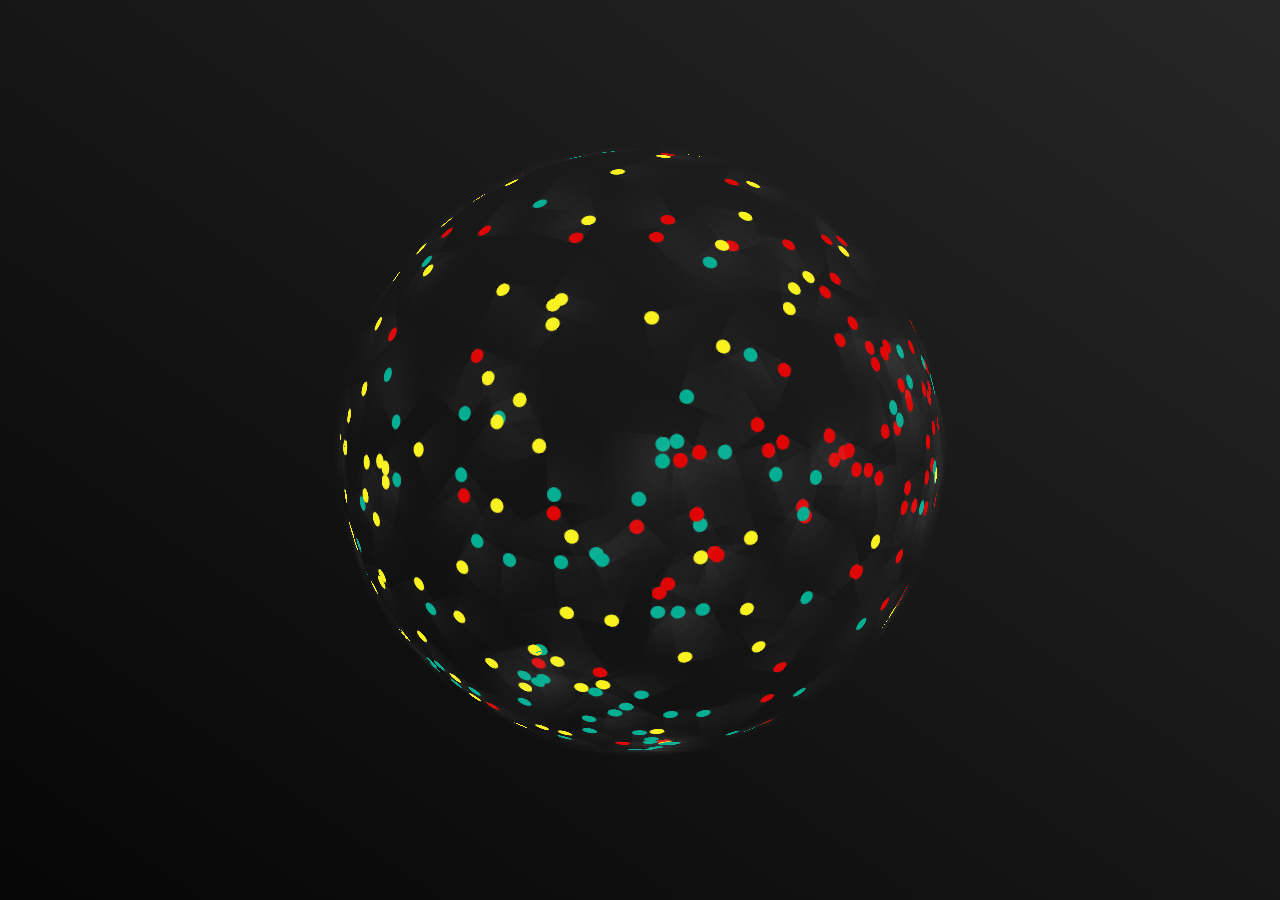
<file: sphere.html>
<!DOCTYPE html>

<html lang="en">

<head>
    
  <meta http-equiv="Content-Type" content="text/html; charset=UTF-8">
  <meta charset="utf-8">
  <meta http-equiv="X-UA-Compatible" content="IE=edge">
  <meta name="viewport" content="width=device-width, initial-scale=1">
  <meta name="description" content="">
  <meta name="author" content="Kuan Butts">

  <title>Orb Visualization</title>

  <script src="https://ajax.googleapis.com/ajax/libs/jquery/2.1.3/jquery.min.js"></script>

  <style>
		body{
			background:hsla(0, 0%, 0%, 1);
		  background-repeat: no-repeat;
		  background-attachment: fixed;
		  background-image: linear-gradient(to right top, hsla(0, 5%,5%, 0.5), hsla(0, 0%, 15%,1));
			margin: 0;
		  padding: 0;
		  overflow: hidden;
		  width:100%;
		}

		#sphere {
			position: absolute;
			left: 0;
			right: 0;
			top: 0;
			bottom: 0;
			perspective: 500;
			transform-style: preserve-3d;
		}

		.sphere {
			position: absolute;
			left: 50%;
			top: 50%;
			transform-style: preserve-3d;
		}

		.particle {
			position: absolute;
			width: 20px;
			height: 20px;
			border-radius: 100px;
		  background:hsla(170, 95%, 35%, 1);
			background-size: 100%;
		  box-shadow: 0 0 50px hsla(0,255%,255%,0.7);
		}

		#sphere2 .particle {
			background: hsla(0, 95%, 45%, 1);
			box-shadow: 0 0 50px hsla(255,0%,255%,0.7);
		}

		#sphere3 .particle {
			background:hsla(58, 95%, 55%, 1);
			box-shadow: 0 0 50px hsla(255,225%,255%,0.5);
		}
  </style>

</head>

<body>
	<div id="sphere">
		<div id="sphere1" class="sphere"></div>
		<div id="sphere2" class="sphere"></div>
		<div id="sphere3" class="sphere"></div>
	</div>
</body>

<script type="text/javascript">
	window.requestAnimFrame = (function(){
	      return  window.requestAnimationFrame       || 
	              window.webkitRequestAnimationFrame || 
	              window.mozRequestAnimationFrame    || 
	              window.oRequestAnimationFrame      || 
	              window.msRequestAnimationFrame     || 
	      function( callback ){
	          window.setTimeout(callback, 1000 / 60);
	   };
	})();

	var max = 80;
	var off_z = Math.min($(window).width() / 3, $(window).height() / 3);
	var dia = off_z / 20;

	var prevX= null;
	var prevY = null

	$(go);

	function go() {

		
		$('.sphere').each(function() {
			for (var i = 0; i < max; i++) {
				var sX = -1 + Math.random() * 2;
				var sY = -1 + Math.random() * 2;
				var sZ = -1 + Math.random() * 2;
				var ang = Math.random() * 360;

				var part = $('<div class="particle"></div>');
				
				part
					.css('width', dia)
					.css('height', dia)
					.css('margin', (-dia / 2) + 'px 0 0 ' + (-dia / 2) + 'px')
					.css('-webkit-transform', 'rotate3d(' + sX + ',' + sY + ',' + sZ + ',' + ang + 'deg) translateZ(' + off_z + 'px)')
					.css('-moz-transform', 'rotate3d(' + sX + ',' + sY + ',' + sZ + ',' + ang + 'deg) translateZ(' + off_z + 'px)');
				part.appendTo(this);
			}
		});
		
		$(document).mousemove(function(e) {
			if (prevX != null) {
				var velX = (e.clientX - prevX) * 0.025;
				var velY = (e.clientY - prevY) * 0.025;
				var maxVel = velX;
				
				if (Math.abs(velX) < Math.abs(velY)) {
					maxVel = velY;
				}
				
				var s1Vel = $('#sphere1').data('vel');
				var s2Vel = $('#sphere2').data('vel');
				var s3Vel = $('#sphere3').data('vel');
				
				$('#sphere1').data('vel', s1Vel + velY);
				$('#sphere2').data('vel', s2Vel + velX);
				$('#sphere3').data('vel', s3Vel + maxVel);
			}
			
			prevX = e.clientX;
			prevY = e.clientY;
		});
		
		var body = document.getElementsByTagName('body')[0];
		body.addEventListener('touchmove', touchMove, false);
		body.addEventListener('touchstart', touchStart, false);
		body.addEventListener('touchend', touchEnd, false);

		window.requestAnimFrame(draw);
	}

	function draw() {
		var fric = 0.96;
		var minVel = 0.01;
		
		var s1 = $('#sphere1');
		var s2 = $('#sphere2');
		var s3 = $('#sphere3');
		
		if (s1.data('ang') == null) {
			s1.data('ang', 0);
			s2.data('ang', 0);
			s3.data('ang', 0);
			s1.data('vel', 3);
			s2.data('vel', 3);
			s3.data('vel', 3);
		}
		
		var s1Ang = s1.data('ang');
		var s2Ang = s2.data('ang');
		var s3Ang = s3.data('ang');
		var s1Vel = s1.data('vel');
		var s2Vel = s2.data('vel');
		var s3Vel = s3.data('vel');
		
		s1Ang = (s1Ang + s1Vel) % 360;
		s1.data('ang', s1Ang);
		s1Vel *= fric;
		if (Math.abs(s1Vel) < minVel) {
			s1Vel = 0;
		}
		else {
			s1.data('vel', s1Vel);
			s1.css('-webkit-transform', 'rotateX(' + (-s1Ang) +'deg)');
			s1.css('-moz-transform', 'rotateX(' + (-s1Ang) +'deg)');
		}

		s2Ang = (s2Ang + s2Vel) % 360;
		s2.data('ang', s2Ang);
		s2Vel *= fric;
		if (Math.abs(s2Vel) < minVel) {
			s2Vel = 0;
		}
		else {
			s2.data('vel', s2Vel);
			s2.css('-webkit-transform', 'rotateY(' + s2Ang +'deg)');
			s2.css('-moz-transform', 'rotateY(' + s2Ang +'deg)');
		}

		s3Ang = (s3Ang + s3Vel) % 360;
		s3.data('ang', s3Ang);
		s3Vel *= fric;
		if (Math.abs(s3Vel) < minVel) {
			s3Vel = 0;
		}
		else {
			s3.data('vel', s3Vel);
			s3.css('-webkit-transform', 'rotateX(' + (-s3Ang) +'deg) rotateY(' + (-s3Ang) +'deg)');
			s3.css('-moz-transform', 'rotateX(' + (-s3Ang) +'deg) rotateY(' + (-s3Ang) +'deg)');
		}

		setTimeout(draw, 25);
	}

	function touchStart(e) {
		e.preventDefault();
	}

	function touchEnd(e) {
		e.preventDefault();
	}

	function touchMove(e) {
		e.preventDefault();

		if (prevX != null) {
			var velX = (e.touches[0].pageX - prevX) * 0.025;
			var velY = (e.touches[0].pageY - prevY) * 0.025;
			var maxVel = velX;
			
			if (Math.abs(velX) < Math.abs(velY)) {
				maxVel = velY;
			}
			
			var s1Vel = $('#sphere1').data('vel');
			var s2Vel = $('#sphere2').data('vel');
			var s3Vel = $('#sphere3').data('vel');
			
			$('#sphere1').data('vel', s1Vel + velY);
			$('#sphere2').data('vel', s2Vel + velX);
			$('#sphere3').data('vel', s3Vel + maxVel);
		}
		
		prevX = e.touches[0].pageX;
		prevY = e.touches[0].pageY;
	}
</script>
</file>
